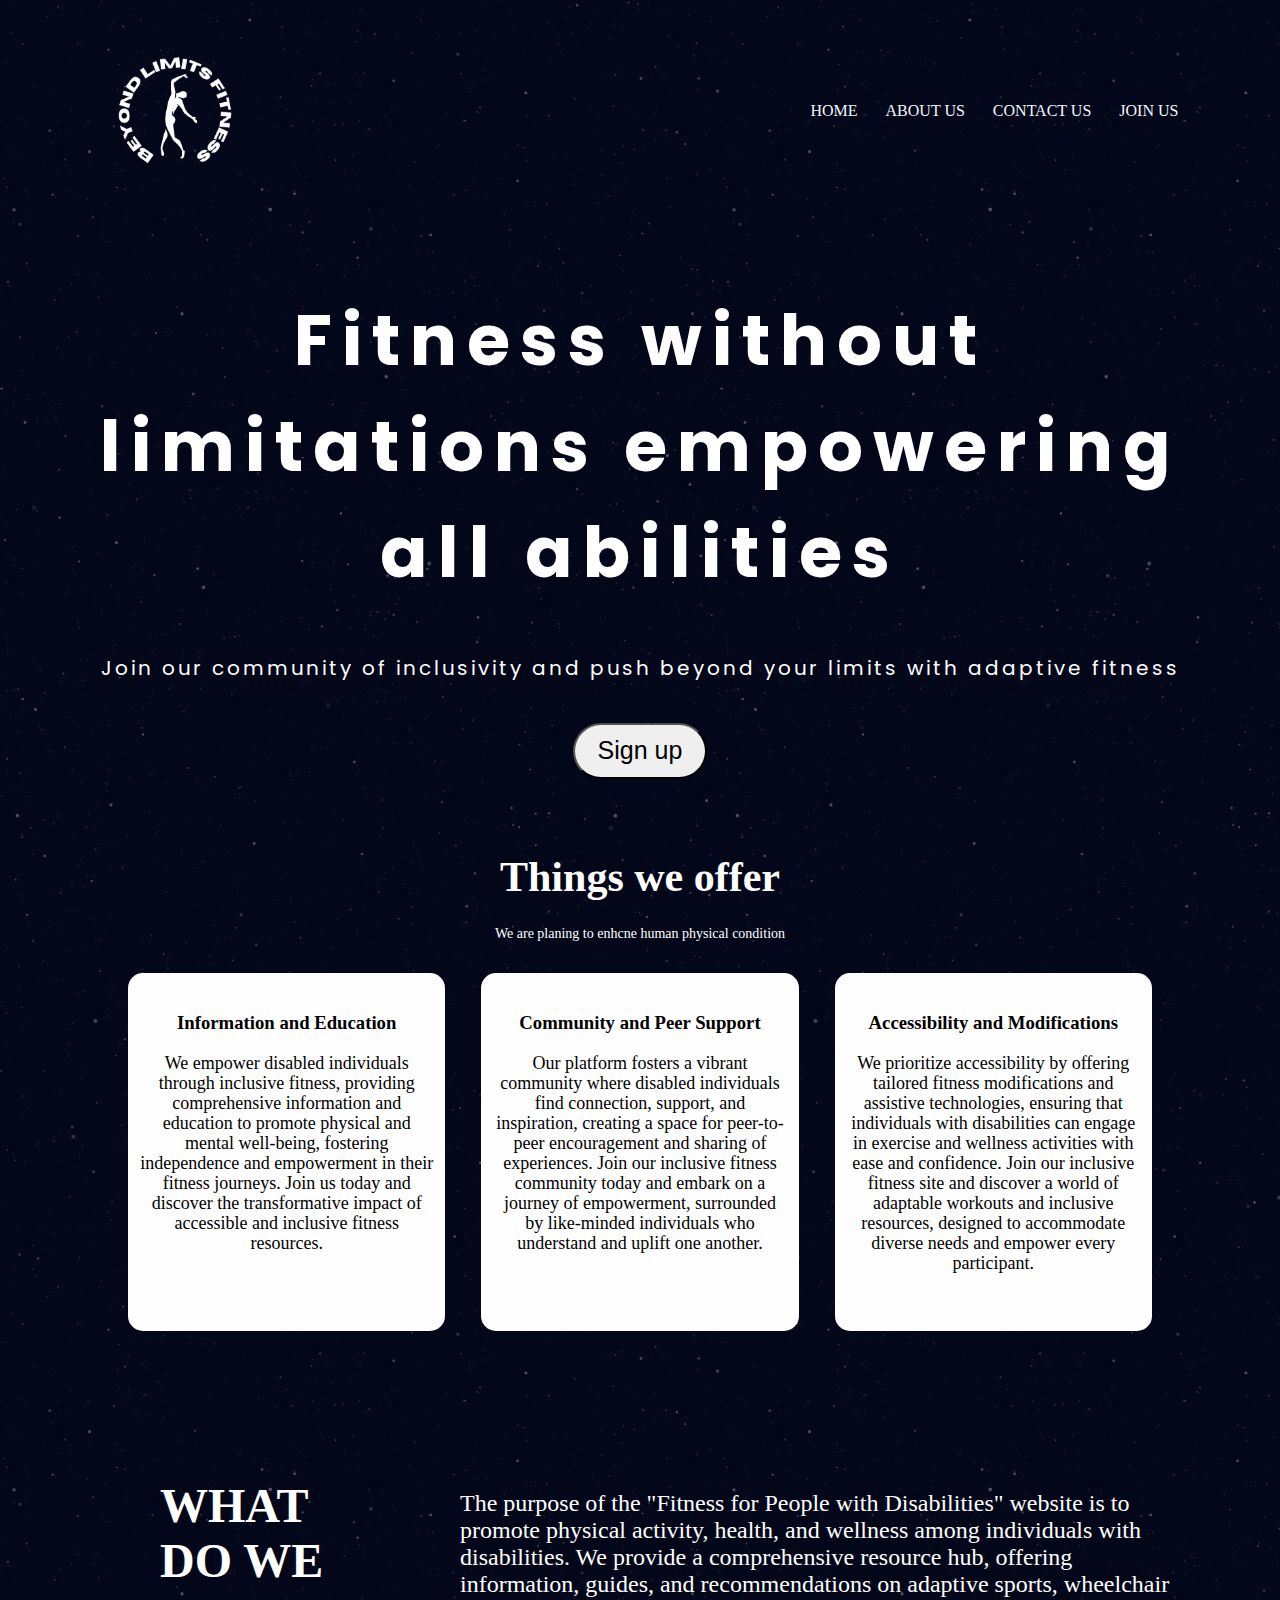
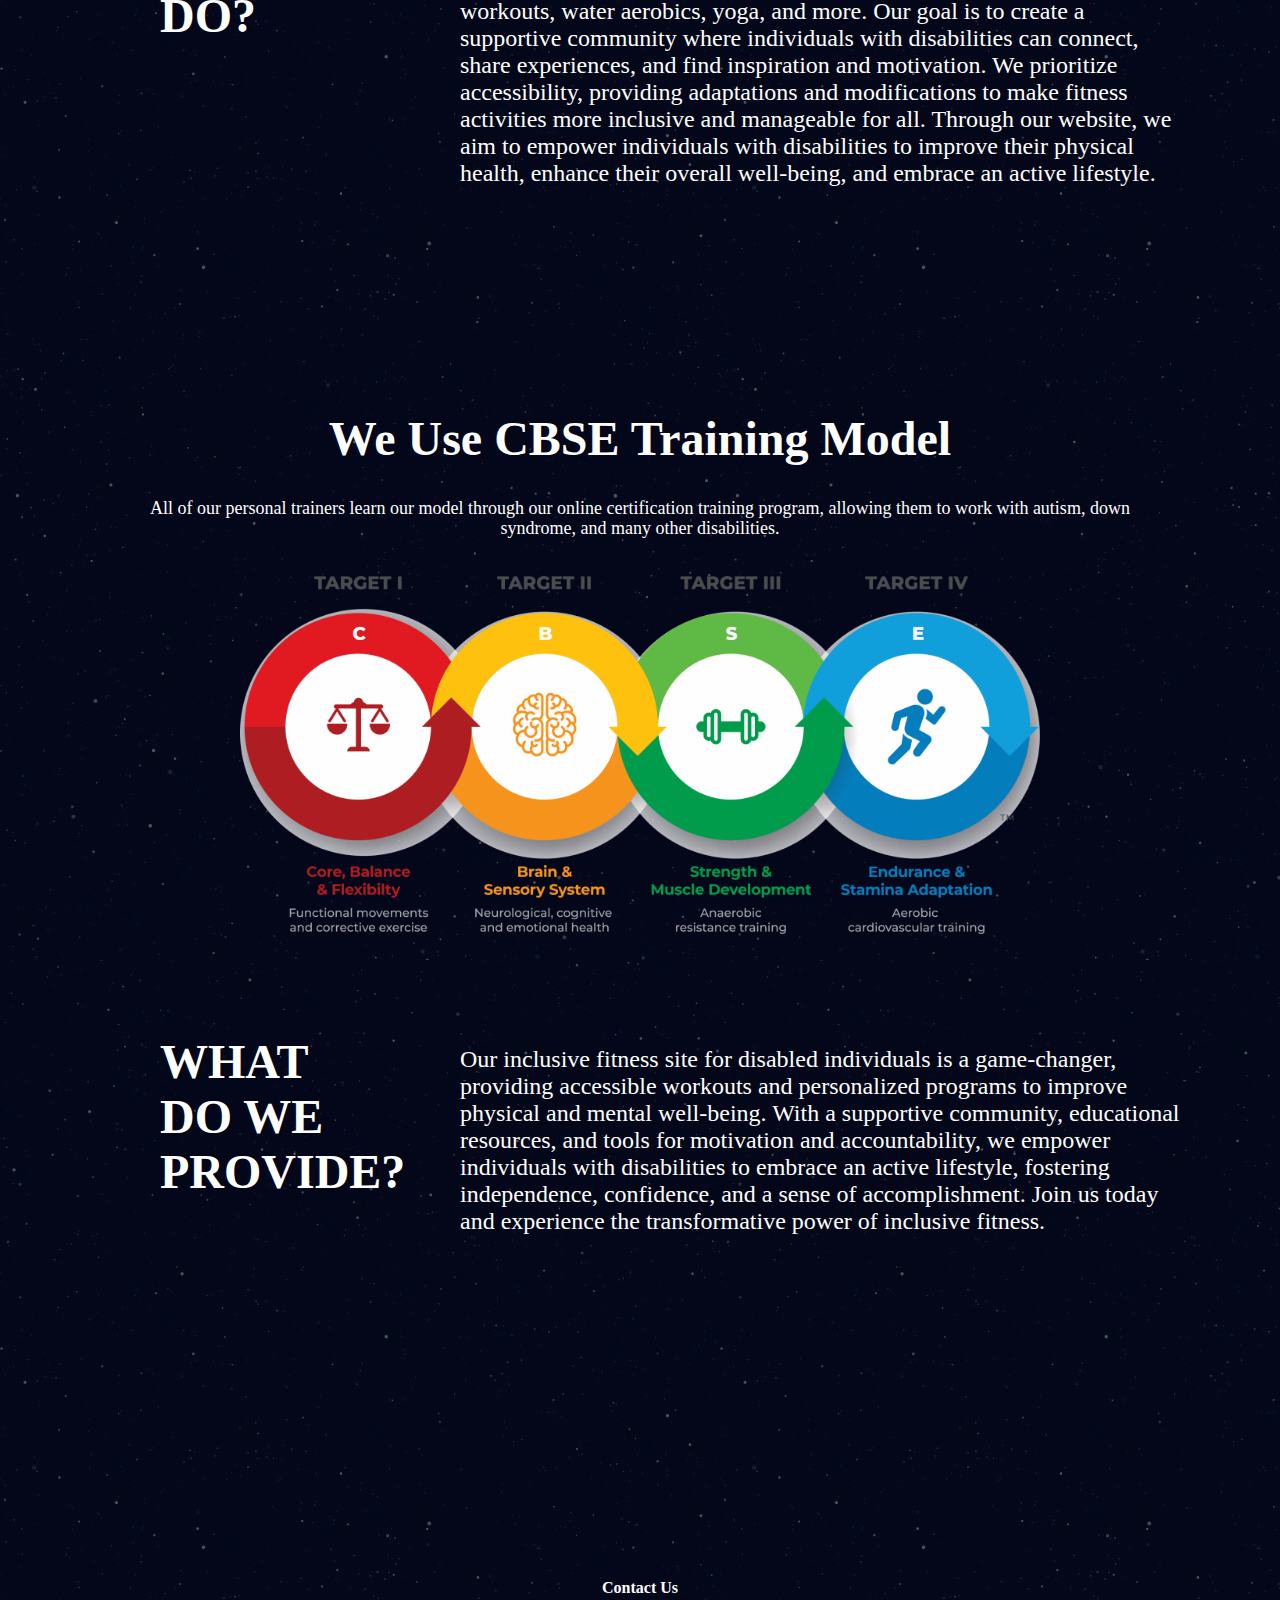
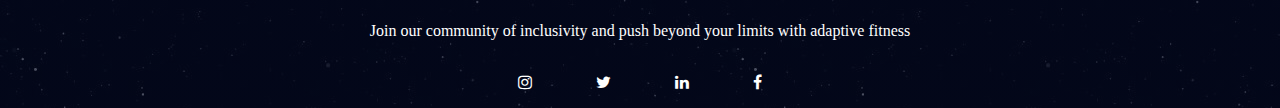
<file: website/index.html>
<!DOCTYPE html>
<html lang="en">
<head>
    <meta charset="UTF-8">
    <meta http-equiv="X-UA-Compatible" content="IE=edge">
    <meta name="viewport" content="width=device-width, initial-scale=1.0">
    <link rel="preconnect" href="https://fonts.googleapis.com">
    <link rel="preconnect" href="https://fonts.googleapis.com">
    <link rel="preconnect" href="https://fonts.gstatic.com" crossorigin>
    <link href="https://fonts.googleapis.com/css2?family=Poppins:wght@100;600&display=swap" rel="stylesheet">
    <link rel="stylesheet" href="https://cdnjs.cloudflare.com/ajax/libs/font-awesome/4.7.0/css/font-awesome.min.css">
    <link rel="stylesheet" href="https://cdnjs.cloudflare.com/ajax/libs/font-awesome/4.7.0/css/font-awesome.min.css">
    <link rel="stylesheet" href="styles.css">
    <title>Beyond Limits Fitness</title>
</head>
<body>
   <section class="header">
        <nav>
            <a href="index.html"><img src="Logo-removebg-preview.png"></a>
            <div class="nav-links">
                
                <ul>
                    <li><a href="index.html">HOME</a></li>
                    <li><a href="About.html">ABOUT US</a></li>
                    <li><a href="contactus.html">CONTACT US</a></li>
                    <li><a href="joinus.html">JOIN US</a></li>
                </ul>
            </div>
           
        </nav>


    

   </section>
    <div class="text-box">
    <h1>Fitness without limitations empowering all abilities</h1>
    <p>Join our community of inclusivity and push beyond your limits with adaptive fitness</p>
    <button><a href="signup.html">Sign up</a></button>
    </div>


    <section class="course">

            <h1>Things we offer</h1>
            <p>We are planing to enhcne human physical condition</p>

        <div class="row">

            <div class="course-col">
                <h3>Information and Education</h3>
                <p>We empower disabled individuals through inclusive fitness, providing comprehensive information and education to promote physical and mental well-being, fostering independence and empowerment in their fitness journeys. Join us today and discover the transformative impact of accessible and inclusive fitness resources.</p>
            </div>

            <div class="course-col">
                <h3>Community and Peer Support</h3>
                <p>Our platform fosters a vibrant community where disabled individuals find connection, support, and inspiration, creating a space for peer-to-peer encouragement and sharing of experiences. Join our inclusive fitness community today and embark on a journey of empowerment, surrounded by like-minded individuals who understand and uplift one another.




                </p>
            </div>

            <div class="course-col">
                <h3>Accessibility and Modifications</h3>
                <p>We prioritize accessibility by offering tailored fitness modifications and assistive technologies, ensuring that individuals with disabilities can engage in exercise and wellness activities with ease and confidence. Join our inclusive fitness site and discover a world of adaptable workouts and inclusive resources, designed to accommodate diverse needs and empower every participant.</p>
            </div>



        </div>


    </section>


    <section class="whoweare">
        <div class="rowwhoweare">

            
            <div class="colwho">
                <h1>WHAT DO WE DO?</h1>
            </div>

            <div class="colwho">
                <p>The purpose of the "Fitness for People with Disabilities" website is to promote physical activity, health, and wellness among individuals with disabilities. We provide a comprehensive resource hub, offering information, guides, and recommendations on adaptive sports, wheelchair workouts, water aerobics, yoga, and more. Our goal is to create a supportive community where individuals with disabilities can connect, share experiences, and find inspiration and motivation. We prioritize accessibility, providing adaptations and modifications to make fitness activities more inclusive and manageable for all. Through our website, we aim to empower individuals with disabilities to improve their physical health, enhance their overall well-being, and embrace an active lifestyle.</p>
            </div>
        </div>
            
    </section>

   .

    
    <section class="cbse">

        <h1>We Use CBSE Training Model</h1>
        <p>All of our personal trainers learn our model through our online certification training program, allowing them to work with autism, down syndrome, and many other disabilities.</p>
        <img src="cbse.png">

    </section>

    <section class="whoweare">
        <div class="rowwhoweare">

            
            <div class="colwho">
                <h1>WHAT DO WE PROVIDE?</h1>
            </div>

            <div class="colwho">
                <P>
                    Our inclusive fitness site for disabled individuals is a game-changer, providing accessible workouts and personalized programs to improve physical and mental well-being. With a supportive community, educational resources, and tools for motivation and accountability, we empower individuals with disabilities to embrace an active lifestyle, fostering independence, confidence, and a sense of accomplishment. Join us today and experience the transformative power of inclusive fitness.</P>
            </div>
        </div>
            
    </section>


  

    <section class="footer">
            <h4>Contact Us</h4>
            <P>Join our community of inclusivity and push beyond your limits with adaptive fitness</P>
            <div class="icons">
            
            <i class="fa fa-instagram" aria-hidden="true"></i>
            <i class="fa fa-twitter" aria-hidden="true"></i>
            <i class="fa fa-linkedin" aria-hidden="true"></i>
            <i class="fa fa-facebook" aria-hidden="true"></i>
            </div>


    </section>


    

</body>
</html>
</file>
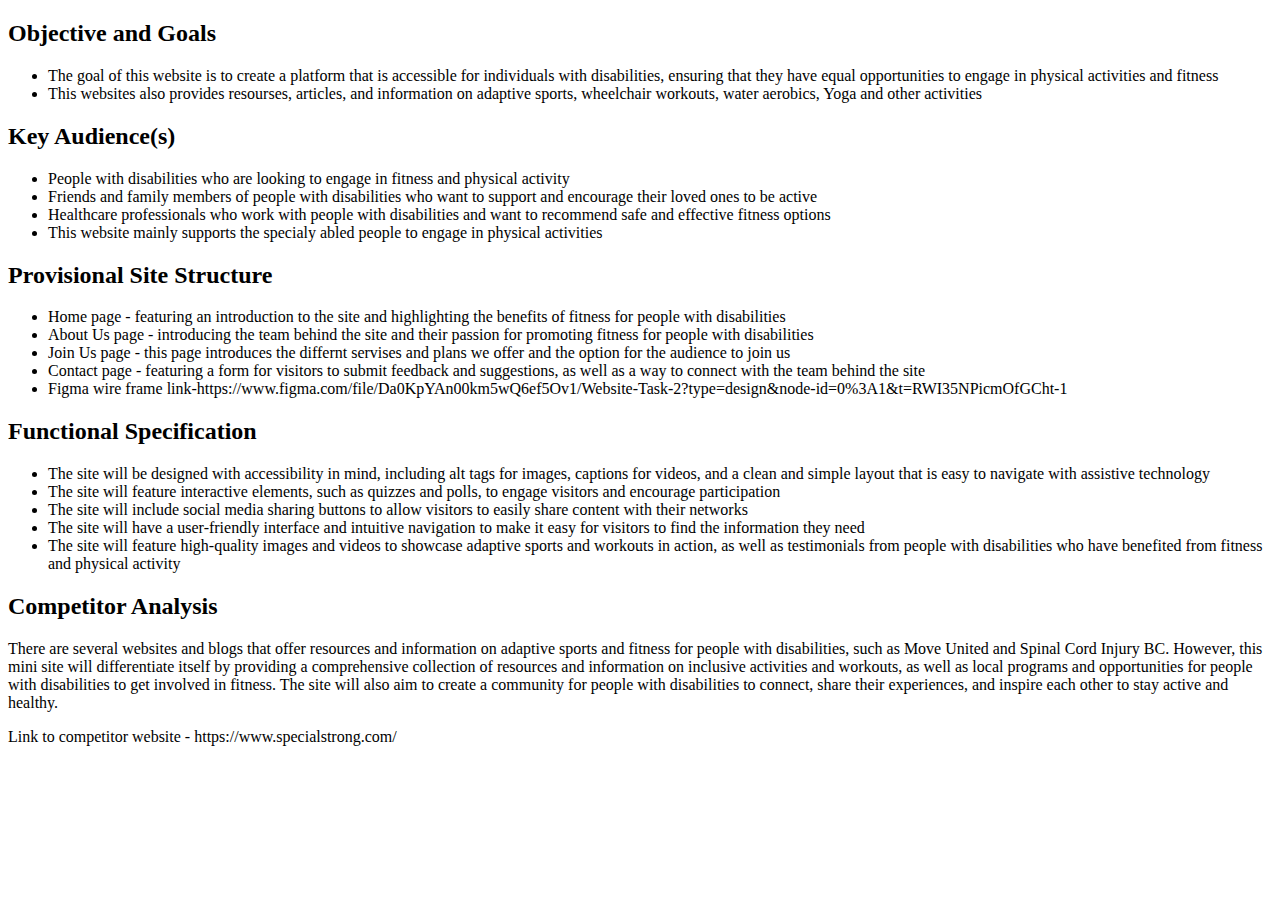
<file: stu142444_specifications.html>
<!DOCTYPE html>
<html lang="en">
<head>
    <meta charset="UTF-8">
    <meta http-equiv="X-UA-Compatible" content="IE=edge">
    <meta name="viewport" content="width=device-width, initial-scale=1.0">
    <title>Document</title>
</head>
<body>
<h2>Objective and Goals</h2>
<ul>
    <li>The goal of this website is to create a platform that is accessible for individuals with disabilities, ensuring that they have equal opportunities to engage in physical activities and fitness</li>
	<li>This websites also provides resourses, articles, and information on adaptive sports, wheelchair workouts, water aerobics, Yoga and other activities</li>
</ul>

<h2>Key Audience(s)</h2>
<ul>
	<li>People with disabilities who are looking to engage in fitness and physical activity</li>
	<li>Friends and family members of people with disabilities who want to support and encourage their loved ones to be active</li>
	<li>Healthcare professionals who work with people with disabilities and want to recommend safe and effective fitness options</li>
    <li>This website mainly supports the specialy abled people to engage in physical activities </li>
</ul>

<h2>Provisional Site Structure</h2>
<ul>
	<li>Home page - featuring an introduction to the site and highlighting the benefits of fitness for people with disabilities</li>
	<li>About Us page - introducing the team behind the site and their passion for promoting fitness for people with disabilities</li>
	<li>Join Us page - this page introduces the differnt servises and plans we  offer and the option for the audience to join us </li>
	<li>Contact page - featuring a form for visitors to submit feedback and suggestions, as well as a way to connect with the team behind the site</li>
	<li>Figma wire frame link-https://www.figma.com/file/Da0KpYAn00km5wQ6ef5Ov1/Website-Task-2?type=design&node-id=0%3A1&t=RWI35NPicmOfGCht-1</li>
</ul>

<h2>Functional Specification</h2>
<ul>
	<li>The site will be designed with accessibility in mind, including alt tags for images, captions for videos, and a clean and simple layout that is easy to navigate with assistive technology</li>
	<li>The site will feature interactive elements, such as quizzes and polls, to engage visitors and encourage participation</li>
	<li>The site will include social media sharing buttons to allow visitors to easily share content with their networks</li>
	<li>The site will have a user-friendly interface and intuitive navigation to make it easy for visitors to find the information they need</li>
	<li>The site will feature high-quality images and videos to showcase adaptive sports and workouts in action, as well as testimonials from people with disabilities who have benefited from fitness and physical activity</li>
</ul>

<h2>Competitor Analysis</h2>
<p>There are several websites and blogs that offer resources and information on adaptive sports and fitness for people with disabilities, such as Move United and Spinal Cord Injury BC. However, this mini site will differentiate itself by providing a comprehensive collection of resources and information on inclusive activities and workouts, as well as local programs and opportunities for people with disabilities to get involved in fitness. The site will also aim to create a community for people with disabilities to connect, share their experiences, and inspire each other to stay active and healthy.</p>
<p>Link to competitor website - https://www.specialstrong.com/</p>
</body>
</html>
</file>
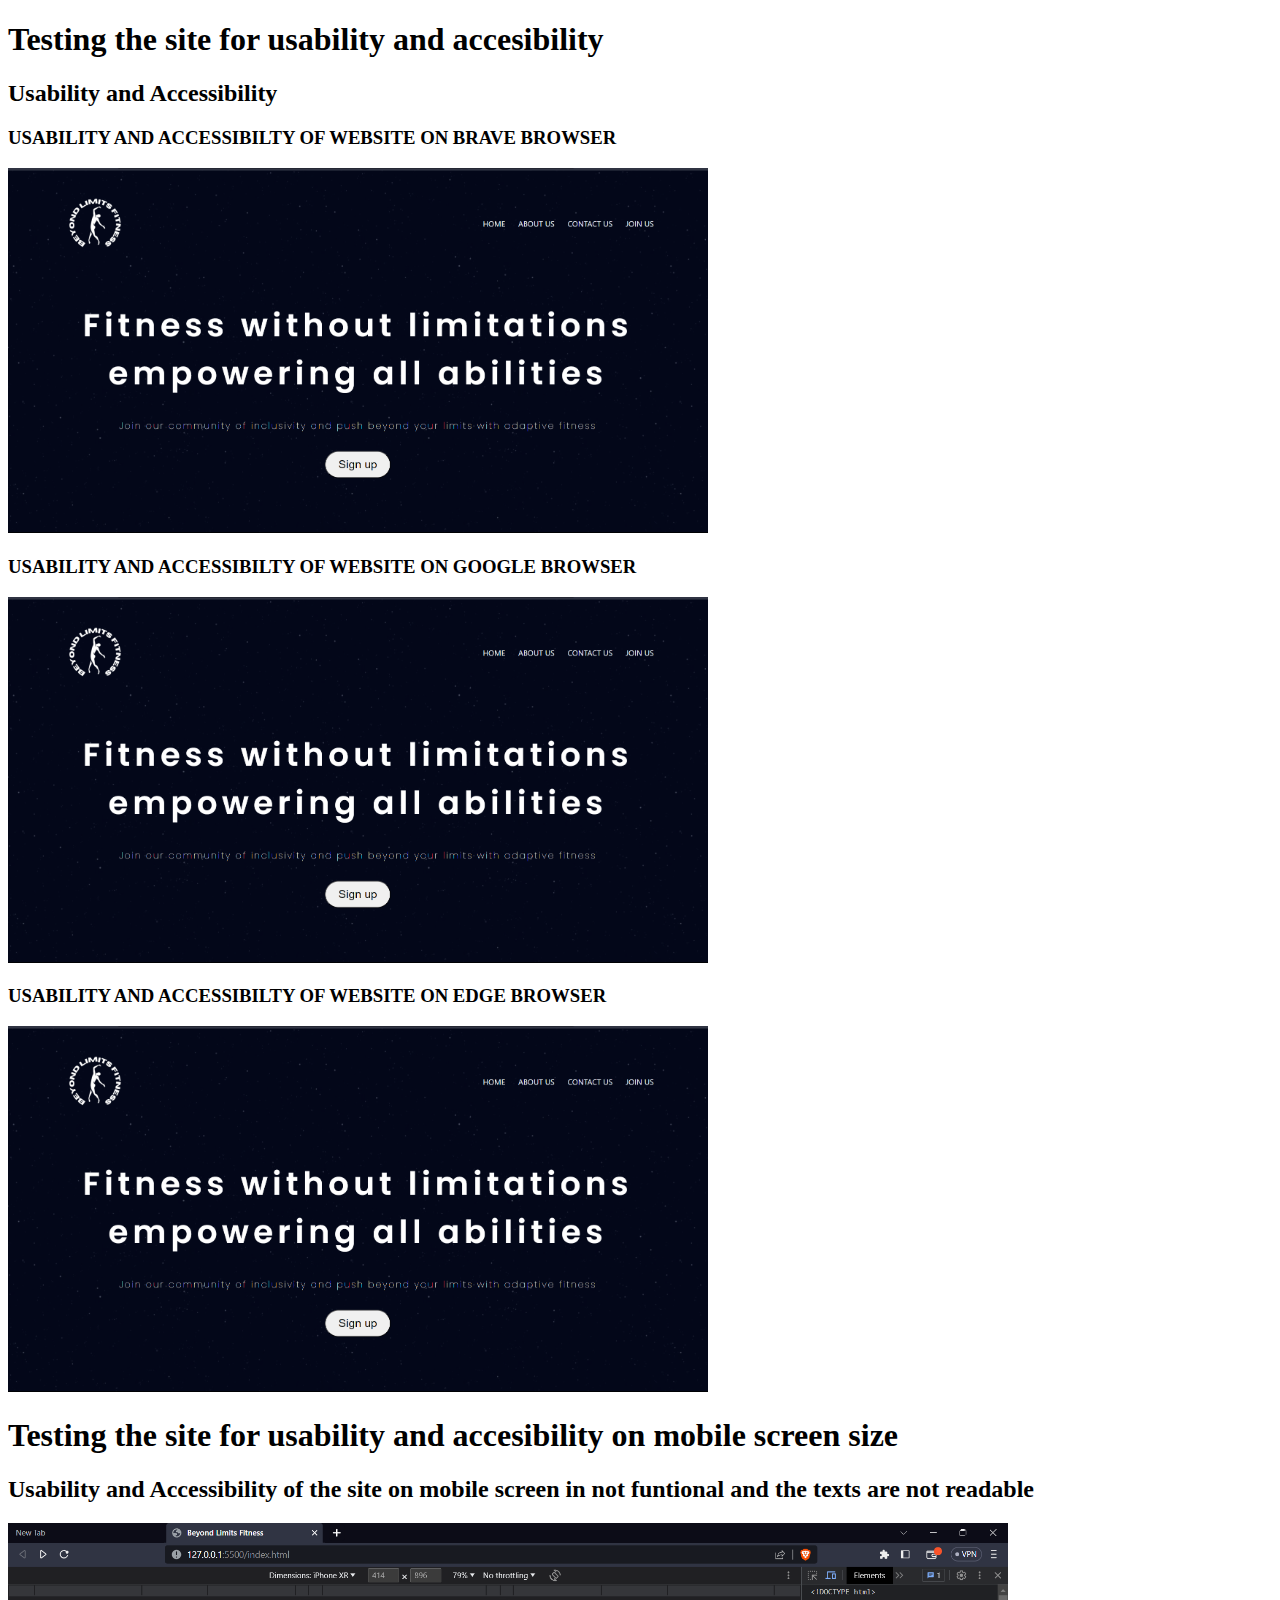
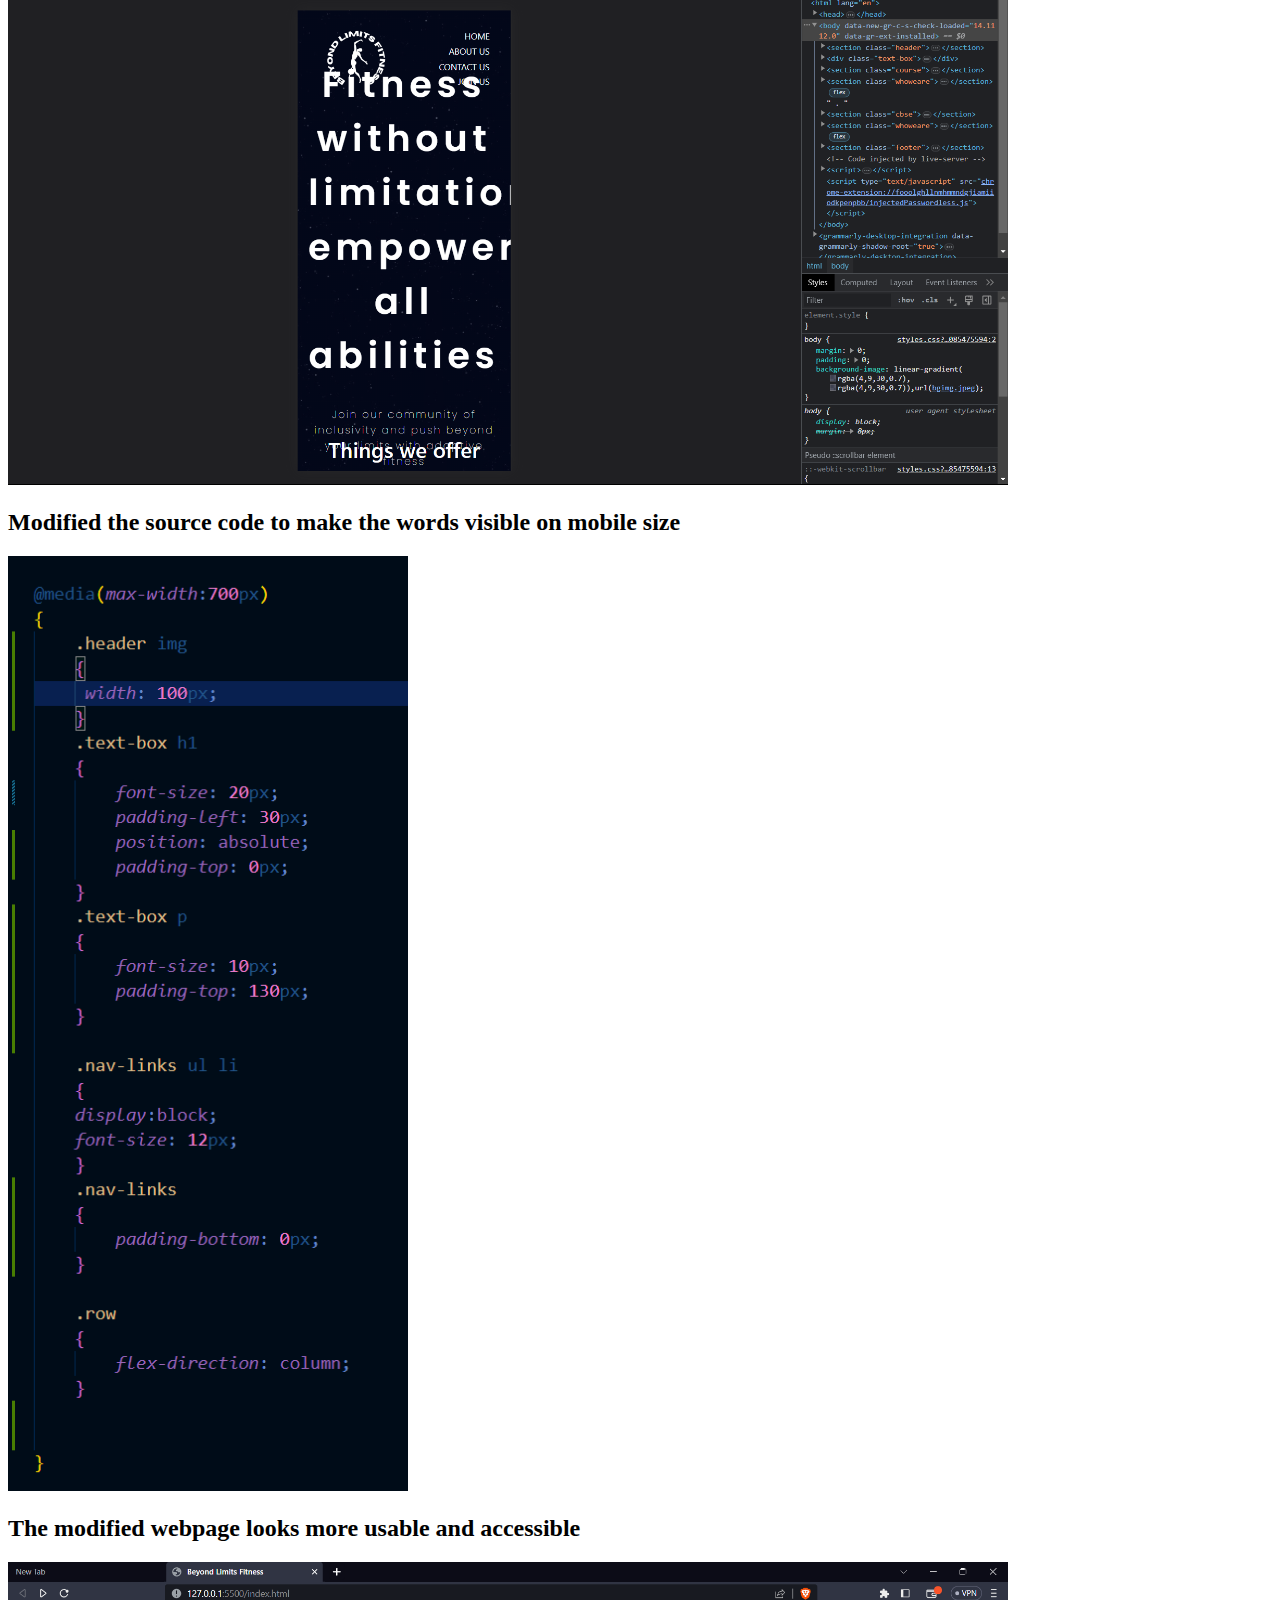
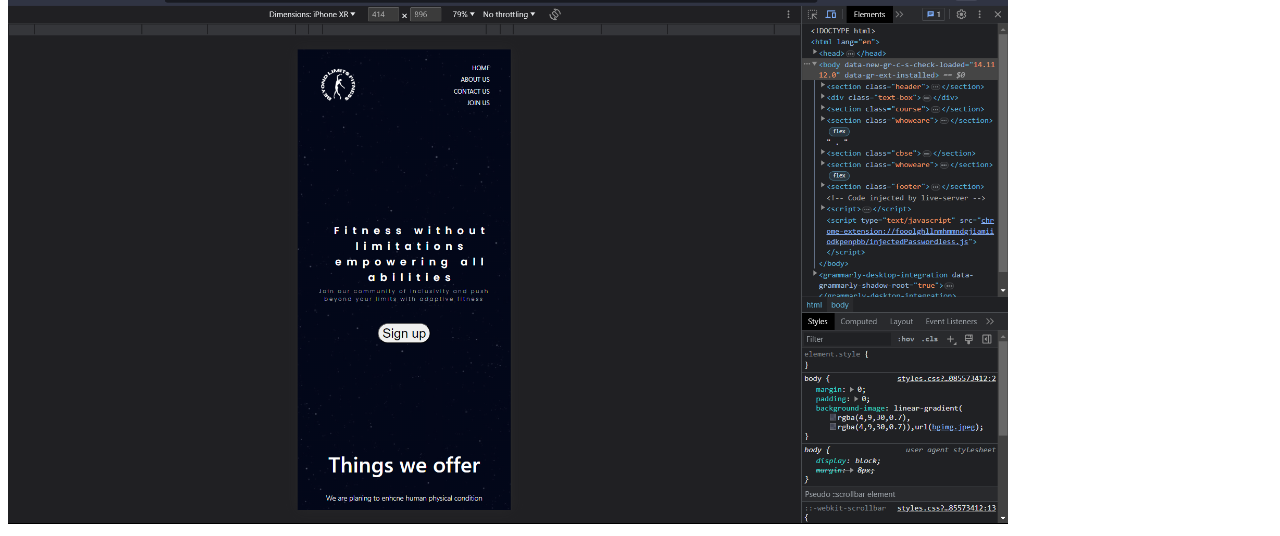
<file: stu142444_testing.html>
<!DOCTYPE html>
<html lang="en">
<head>
    <meta charset="UTF-8">
    <meta name="viewport" content="width=device-width, initial-scale=1.0">
    <title>Testing</title>
    
</head>
<body>
    
    </style>
    <h1>Testing the site for usability and accesibility</h1>
    <H2>Usability and Accessibility</H2>
    <h3>USABILITY AND ACCESSIBILTY OF WEBSITE ON BRAVE BROWSER </h3>
    <img src="Screenshot 2023-06-21 042539.png" alt="" style="width:700px;">

    <h3>USABILITY AND ACCESSIBILTY OF WEBSITE ON GOOGLE BROWSER </h3>
    <img src="Screenshot 2023-06-21 042539.png" alt=""style="width:700px;">

    <h3>USABILITY AND ACCESSIBILTY OF WEBSITE ON EDGE BROWSER </h3>
    <img src="Screenshot 2023-06-21 042539.png" alt=""style="width:700px;">

    <h1>Testing the site for usability and accesibility on mobile screen size</h1>
    <H2>Usability and Accessibility of the site on mobile screen in not funtional and the texts are not readable</H2>
    <img src="testing1.png" alt=""style="width:1000px;">

    <h2>Modified the source code to make the words visible on mobile size</h2>
    <img src="testing1code.png" alt=""style="width:400px;">

    <h2>The modified webpage looks more usable and accessible</h2>
    <img src="testing1after.png" alt=""style="width:1000px;">
   
    
</body>
</html>
</file>
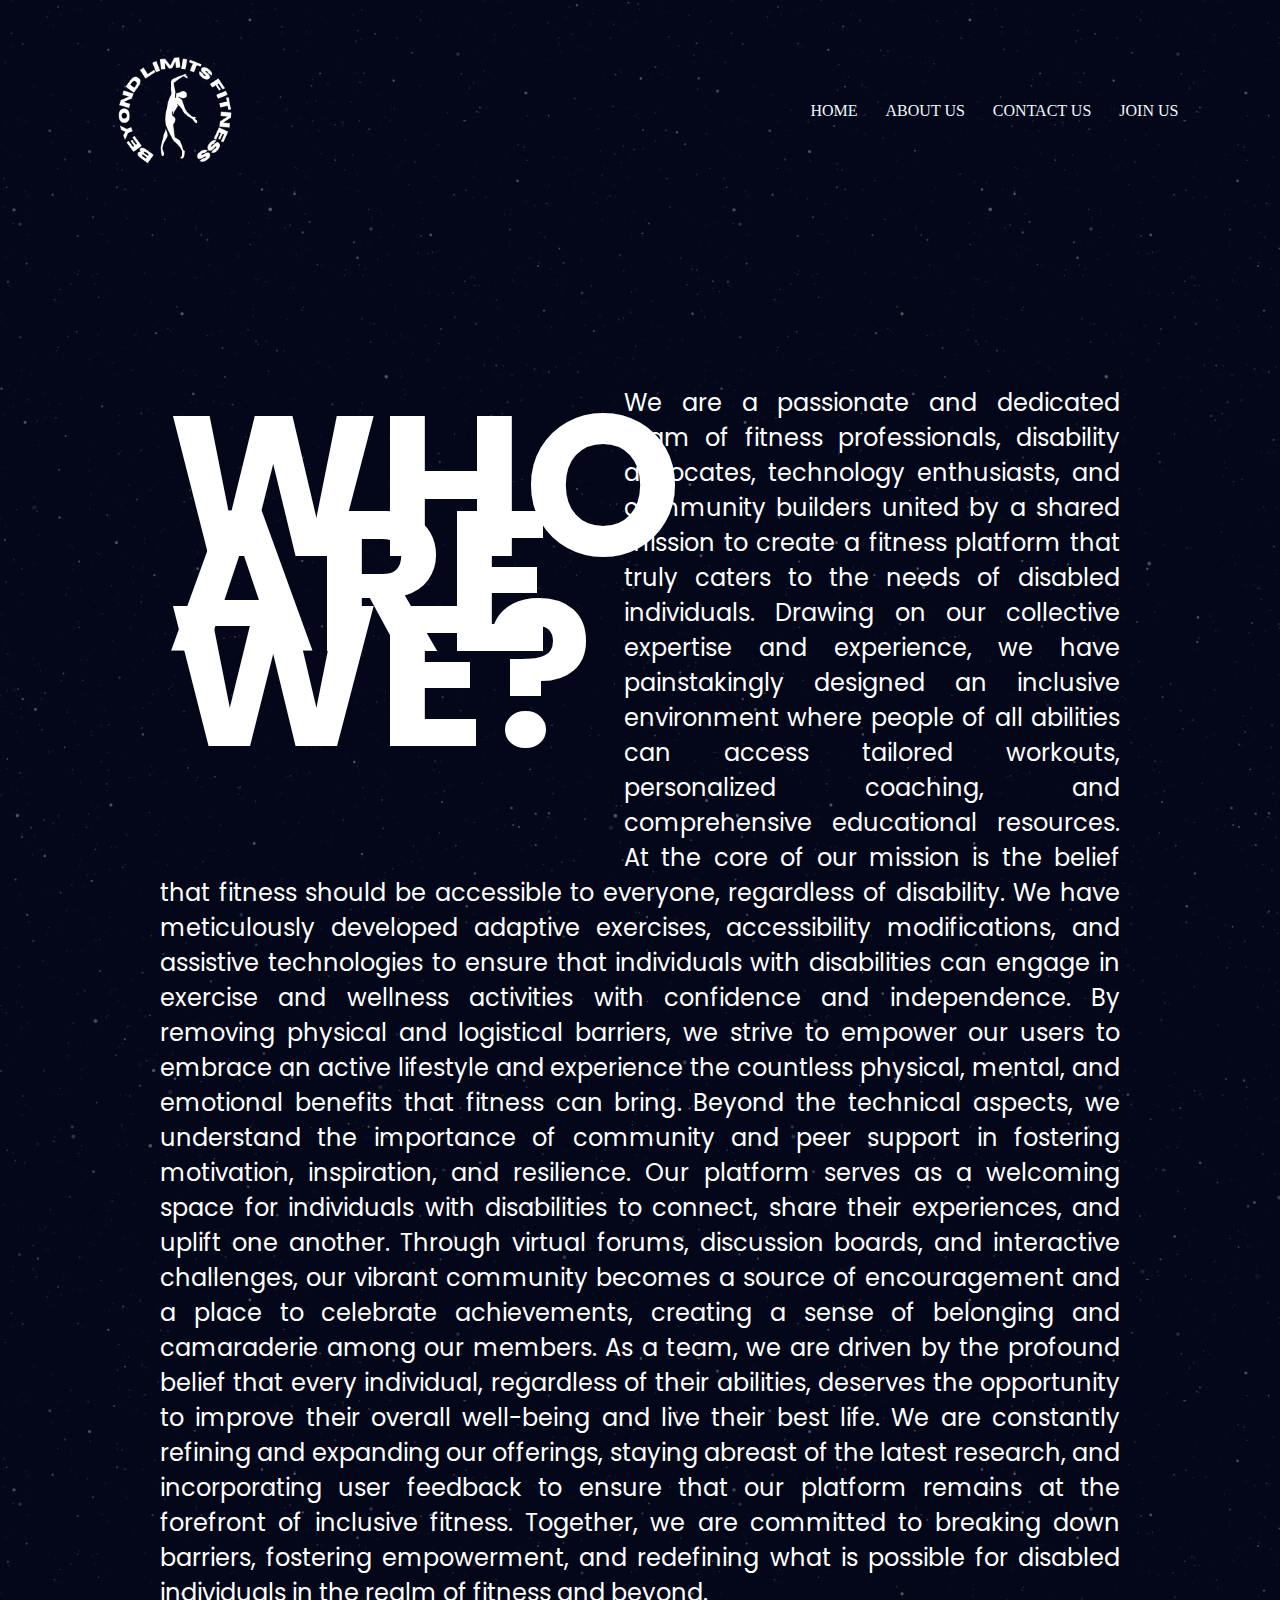
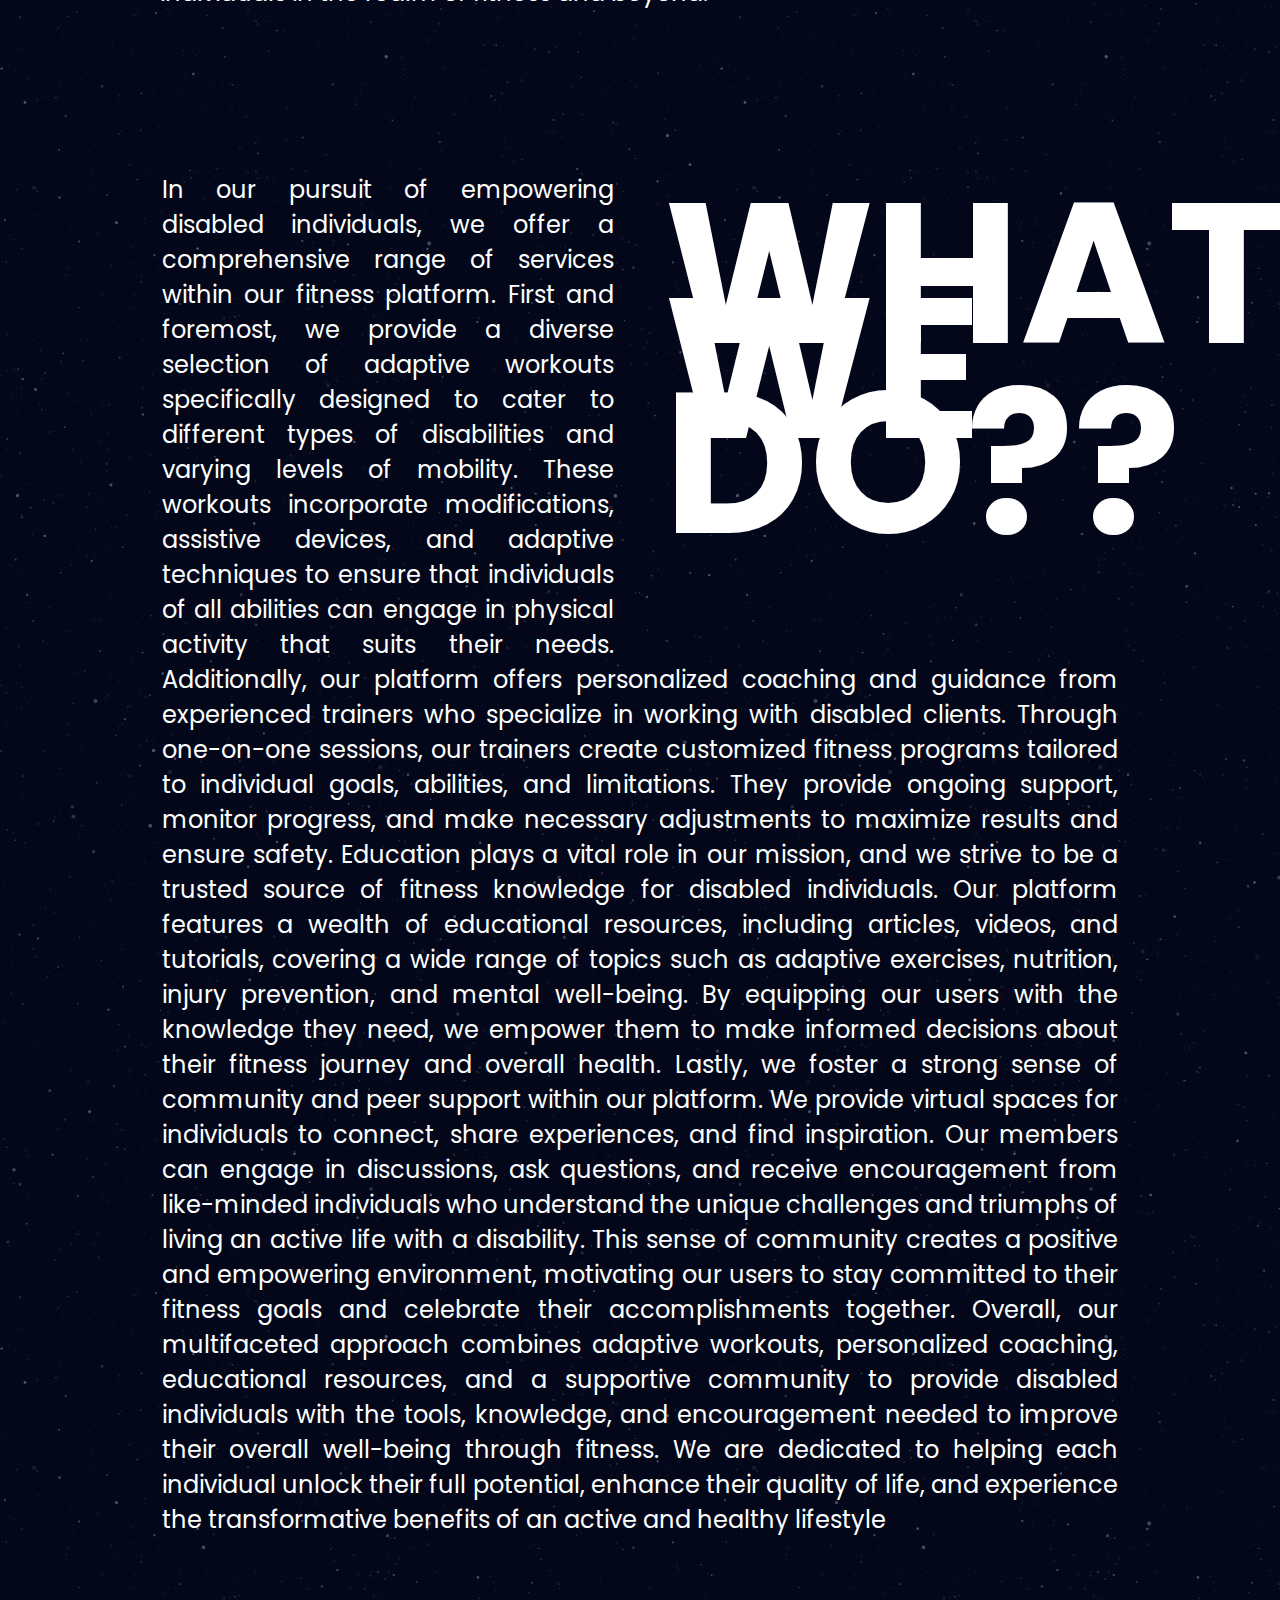
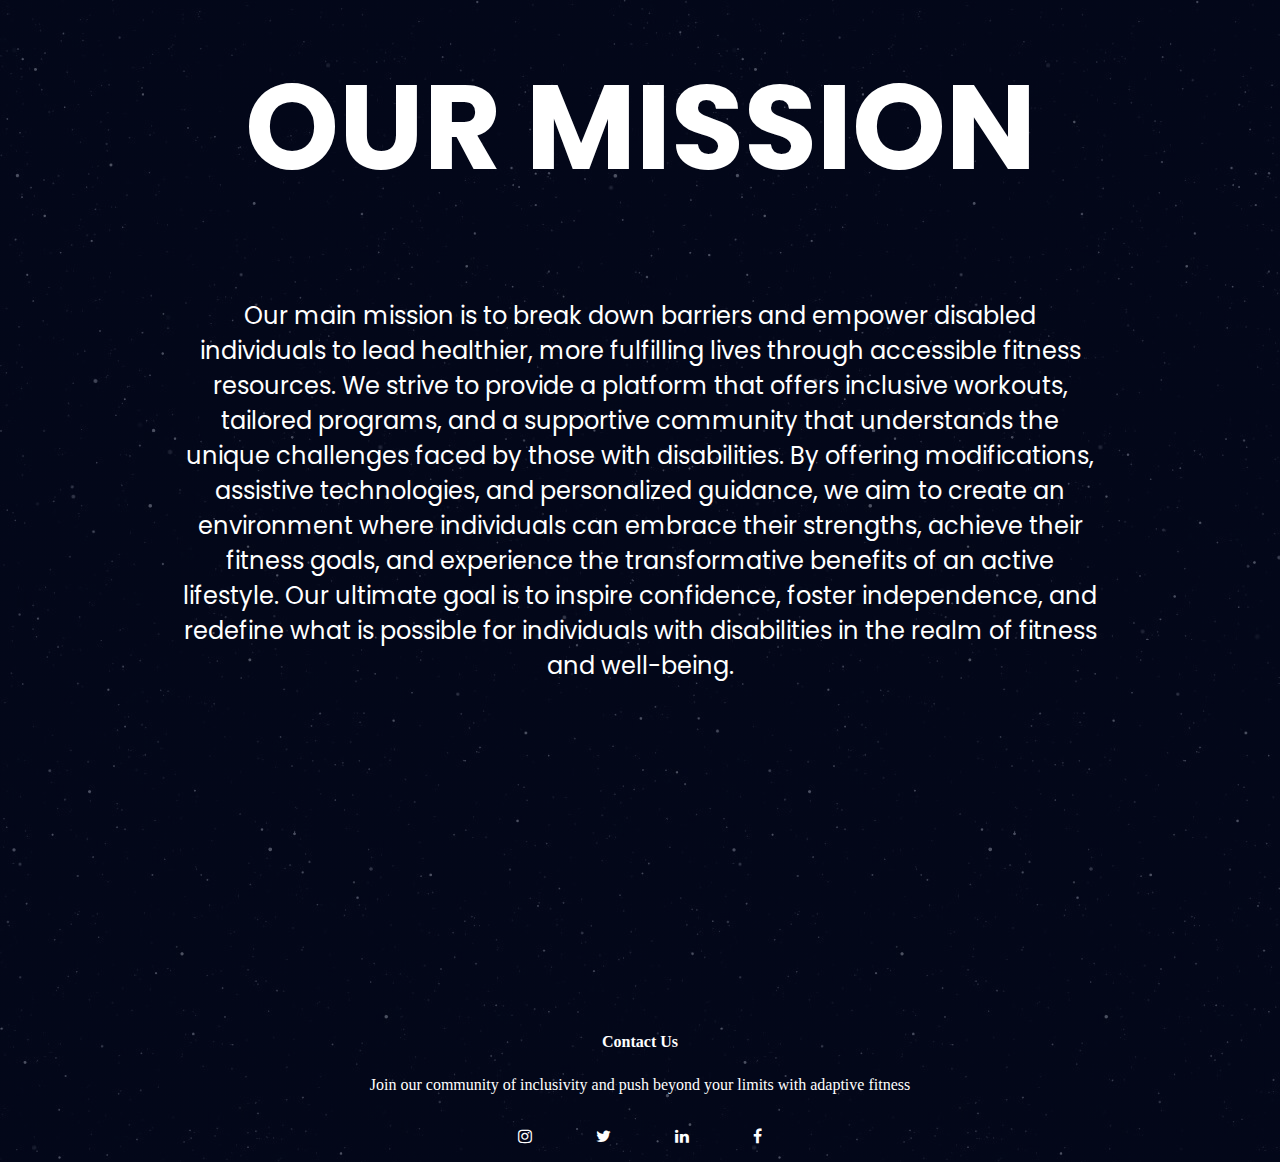
<file: website/About.html>
<!DOCTYPE html>
<html lang="en">
<head>
    <meta charset="UTF-8">
    <meta http-equiv="X-UA-Compatible" content="IE=edge">
    <meta name="viewport" content="width=device-width, initial-scale=1.0">
    <link rel="preconnect" href="https://fonts.googleapis.com">
    <link rel="preconnect" href="https://fonts.googleapis.com">
    <link rel="preconnect" href="https://fonts.gstatic.com" crossorigin>
    <link href="https://fonts.googleapis.com/css2?family=Poppins:wght@100;600&display=swap" rel="stylesheet">
    <link rel="stylesheet" href="https://cdnjs.cloudflare.com/ajax/libs/font-awesome/4.7.0/css/font-awesome.min.css">
    <link rel="stylesheet" href="https://cdnjs.cloudflare.com/ajax/libs/font-awesome/4.7.0/css/font-awesome.min.css">
    <link rel="stylesheet" href="styles.css">
    <title>Beyond Limits Fitness</title>
</head>
<body>
    <section class="header">
        <nav>
            <a href="index.html"><img src="Logo-removebg-preview.png"></a>
            <div class="nav-links">
                
                <ul>
                    <li><a href="http://127.0.0.1:5500/index.html">HOME</a></li>
                    <li><a href="http://127.0.0.1:5500/About.html">ABOUT US</a></li>
                    <li><a href="contactus.html">CONTACT US</a></li>
                    <li><a href="joinus.html">JOIN US</a></li>
                </ul>
            </div>
           
        </nav>



    <div class="bdytxt">

        <aside>
            <h1>WHO ARE WE?</h1>
        </aside>
    
        <p>We are a passionate and dedicated team of fitness professionals, disability advocates, technology enthusiasts, and community builders united by a shared mission to create a fitness platform that truly caters to the needs of disabled individuals. Drawing on our collective expertise and experience, we have painstakingly designed an inclusive environment where people of all abilities can access tailored workouts, personalized coaching, and comprehensive educational resources.
            At the core of our mission is the belief that fitness should be accessible to everyone, regardless of disability. We have meticulously developed adaptive exercises, accessibility modifications, and assistive technologies to ensure that individuals with disabilities can engage in exercise and wellness activities with confidence and independence. By removing physical and logistical barriers, we strive to empower our users to embrace an active lifestyle and experience the countless physical, mental, and emotional benefits that fitness can bring.       
            Beyond the technical aspects, we understand the importance of community and peer support in fostering motivation, inspiration, and resilience. Our platform serves as a welcoming space for individuals with disabilities to connect, share their experiences, and uplift one another. Through virtual forums, discussion boards, and interactive challenges, our vibrant community becomes a source of encouragement and a place to celebrate achievements, creating a sense of belonging and camaraderie among our members.           
            As a team, we are driven by the profound belief that every individual, regardless of their abilities, deserves the opportunity to improve their overall well-being and live their best life. We are constantly refining and expanding our offerings, staying abreast of the latest research, and incorporating user feedback to ensure that our platform remains at the forefront of inclusive fitness. Together, we are committed to breaking down barriers, fostering empowerment, and redefining what is possible for disabled individuals in the realm of fitness and beyond. </p>

       
    </div>

    <div class="bdytxt1">

        <aside>
            <h1>WHAT  WE DO??</h1>
        </aside>
    
        <p>
            In our pursuit of empowering disabled individuals, we offer a comprehensive range of services within our fitness platform. First and foremost, we provide a diverse selection of adaptive workouts specifically designed to cater to different types of disabilities and varying levels of mobility. These workouts incorporate modifications, assistive devices, and adaptive techniques to ensure that individuals of all abilities can engage in physical activity that suits their needs.      
            Additionally, our platform offers personalized coaching and guidance from experienced trainers who specialize in working with disabled clients. Through one-on-one sessions, our trainers create customized fitness programs tailored to individual goals, abilities, and limitations. They provide ongoing support, monitor progress, and make necessary adjustments to maximize results and ensure safety.        
            Education plays a vital role in our mission, and we strive to be a trusted source of fitness knowledge for disabled individuals. Our platform features a wealth of educational resources, including articles, videos, and tutorials, covering a wide range of topics such as adaptive exercises, nutrition, injury prevention, and mental well-being. By equipping our users with the knowledge they need, we empower them to make informed decisions about their fitness journey and overall health.          
            Lastly, we foster a strong sense of community and peer support within our platform. We provide virtual spaces for individuals to connect, share experiences, and find inspiration. Our members can engage in discussions, ask questions, and receive encouragement from like-minded individuals who understand the unique challenges and triumphs of living an active life with a disability. This sense of community creates a positive and empowering environment, motivating our users to stay committed to their fitness goals and celebrate their accomplishments together.
            Overall, our multifaceted approach combines adaptive workouts, personalized coaching, educational resources, and a supportive community to provide disabled individuals with the tools, knowledge, and encouragement needed to improve their overall well-being through fitness. We are dedicated to helping each individual unlock their full potential, enhance their quality of life, and experience the transformative benefits of an active and healthy lifestyle </p>

       
    </div>

    <div class="ourmission">

        <h1>OUR MISSION</h1>
        <p>Our main mission is to break down barriers and empower disabled individuals to lead healthier, more fulfilling lives through accessible fitness resources. We strive to provide a platform that offers inclusive workouts, tailored programs, and a supportive community that understands the unique challenges faced by those with disabilities. By offering modifications, assistive technologies, and personalized guidance, we aim to create an environment where individuals can embrace their strengths, achieve their fitness goals, and experience the transformative benefits of an active lifestyle. Our ultimate goal is to inspire confidence, foster independence, and redefine what is possible for individuals with disabilities in the realm of fitness and well-being.</p>
    </div>


    <section class="footer">
        <h4>Contact Us</h4>
        <P>Join our community of inclusivity and push beyond your limits with adaptive fitness</P>
        <div class="icons">
        
        <i class="fa fa-instagram" aria-hidden="true"></i>
        <i class="fa fa-twitter" aria-hidden="true"></i>
        <i class="fa fa-linkedin" aria-hidden="true"></i>
        <i class="fa fa-facebook" aria-hidden="true"></i>
        </div>


</section>

    
</body>
</html>
</file>
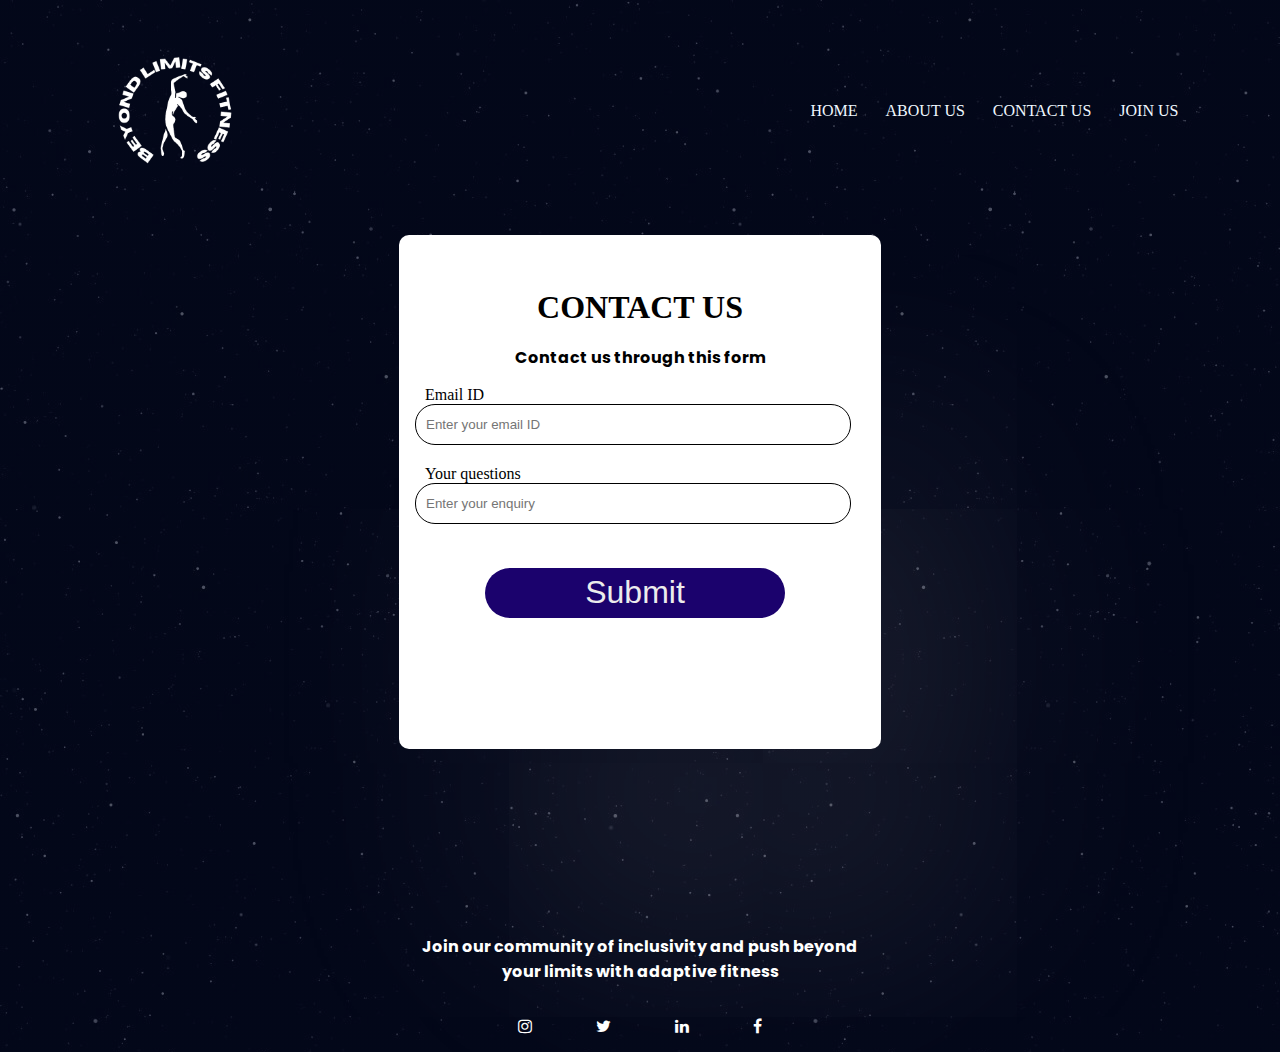
<file: website/contactus.html>
<!DOCTYPE html>
<html lang="en">
<head>
    <meta charset="UTF-8">
    <meta name="viewport" content="width=device-width, initial-scale=1.0">
    <meta name="viewport" content="width=device-width, initial-scale=1.0">
    <link rel="preconnect" href="https://fonts.googleapis.com">
    <link rel="preconnect" href="https://fonts.googleapis.com">
    <link rel="preconnect" href="https://fonts.gstatic.com" crossorigin>
    <link href="https://fonts.googleapis.com/css2?family=Poppins:wght@100;600&display=swap" rel="stylesheet">
    <link rel="stylesheet" href="https://cdnjs.cloudflare.com/ajax/libs/font-awesome/4.7.0/css/font-awesome.min.css">
    <link rel="stylesheet" href="https://cdnjs.cloudflare.com/ajax/libs/font-awesome/4.7.0/css/font-awesome.min.css">
    <link rel="stylesheet" href="styles.css">
    <title>Beyond Limits Fitness</title>
</head>
<body>
    <section class="header">
        <nav>
            <a href="index.html"><img src="Logo-removebg-preview.png"></a>
            <div class="nav-links">
                
                <ul>
                    <li><a href="index.html">HOME</a></li>
                    <li><a href="About.html">ABOUT US</a></li>
                    <li><a href="contactus.html">CONTACT US</a></li>
                    <li><a href="joinus.html">JOIN US</a></li>
                </ul>
            </div>
           
        </nav>
   </section>



   <div class="wrapper2">
    <h1>CONTACT US</h1>
    <p>Contact us through this form</p>
    <form action="https://formspree.io/f/xknadqnz" method="POST">
    <label for="email">Email ID</label>
    <input type="text" id="email"  name="email" placeholder="Enter your email ID">
    
    <label for="q">Your questions</label>
    <input type="text" id="q" name="q" placeholder="Enter your enquiry">

    
         
        <button type="submit">Submit</button>
    </form>

















   <section class="footer">
   
    <P>Join our community of inclusivity and push beyond your limits with adaptive fitness</P>
    <div class="icons">
    
    <i class="fa fa-instagram" aria-hidden="true"></i>
    <i class="fa fa-twitter" aria-hidden="true"></i>
    <i class="fa fa-linkedin" aria-hidden="true"></i>
    <i class="fa fa-facebook" aria-hidden="true"></i>
    </div>


   </section>
    
</body>
</html>
</file>
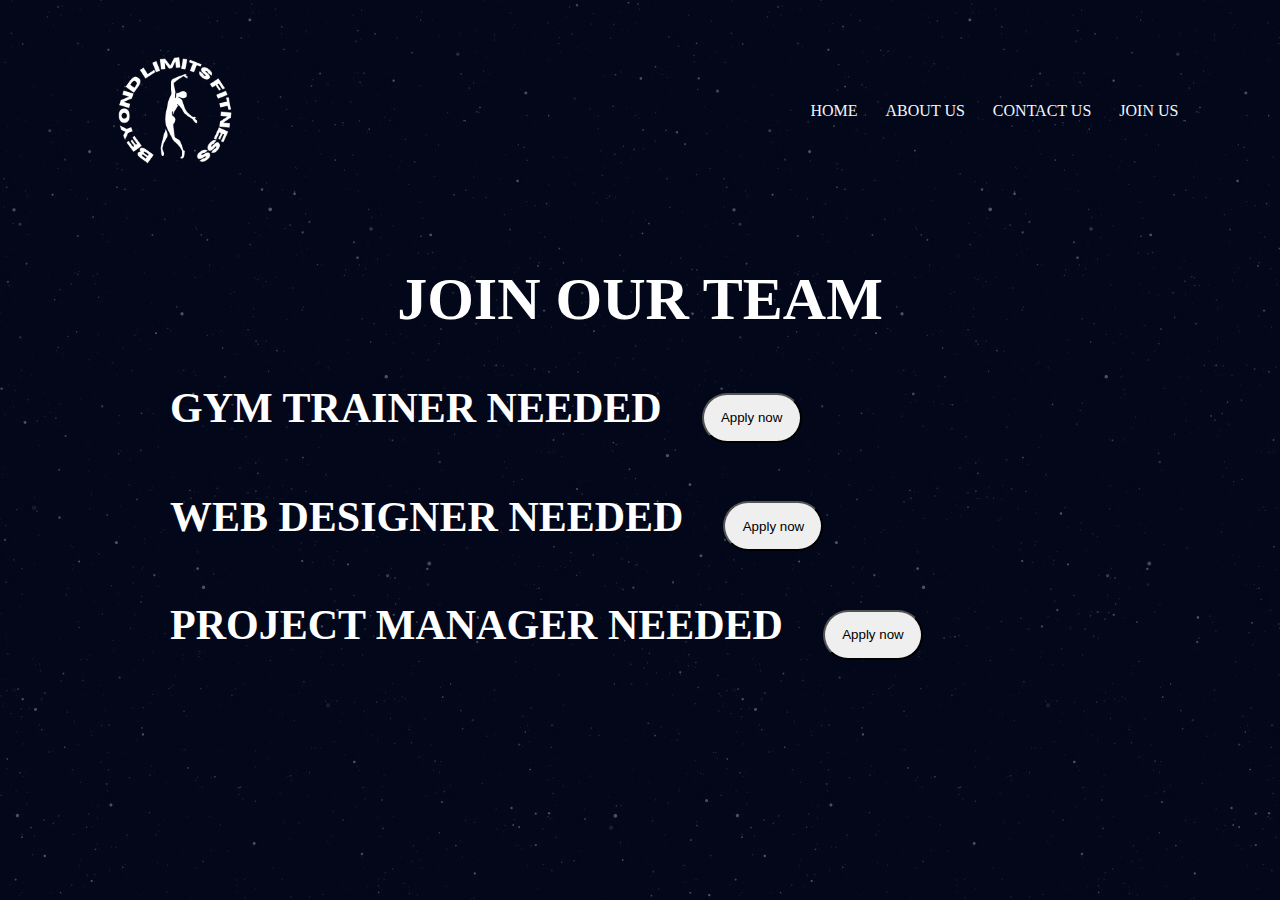
<file: website/joinus.html>
<!DOCTYPE html>
<html lang="en">
<head>
    <meta charset="UTF-8">
    <meta name="viewport" content="width=device-width, initial-scale=1.0">
    <link rel="preconnect" href="https://fonts.googleapis.com">
    <link rel="preconnect" href="https://fonts.googleapis.com">
    <link rel="preconnect" href="https://fonts.gstatic.com" crossorigin>
    <link href="https://fonts.googleapis.com/css2?family=Poppins:wght@100;600&display=swap" rel="stylesheet">
    <link rel="stylesheet" href="https://cdnjs.cloudflare.com/ajax/libs/font-awesome/4.7.0/css/font-awesome.min.css">
    <link rel="stylesheet" href="https://cdnjs.cloudflare.com/ajax/libs/font-awesome/4.7.0/css/font-awesome.min.css">
    <link rel="stylesheet" href="styles.css">
    <title>Beyond Limits Fitness</title>
</head>
<body>
    <section class="header">
        <nav>
            <a href="index.html"><img src="Logo-removebg-preview.png"></a>
            <div class="nav-links">
                
                <ul>
                    <li><a href="http://127.0.0.1:5500/index.html">HOME</a></li>
                    <li><a href="http://127.0.0.1:5500/About.html">ABOUT US</a></li>
                    <li><a href="contactus.html">CONTACT US</a></li>
                    <li><a href="joinus.html">JOIN US</a></li>
                </ul>
            </div>
           
        </nav>
   </section>


   <div class="main">
    <H1>JOIN OUR TEAM</H1>

    <div class="jobs">
        <h2>GYM TRAINER NEEDED<BUtton><a href="JOINUSFORM.HTML">Apply now</a></BUtton></h2> 
        <h2>WEB DESIGNER NEEDED<BUtton><a href="JOINUSFORM.HTML">Apply now</a></BUtton></h2> 
        <h2>PROJECT MANAGER NEEDED<BUtton><a href="JOINUSFORM.HTML">Apply now</a></BUtton></h2> 
    </div>
   </div>
    
</body>
</html>
</file>
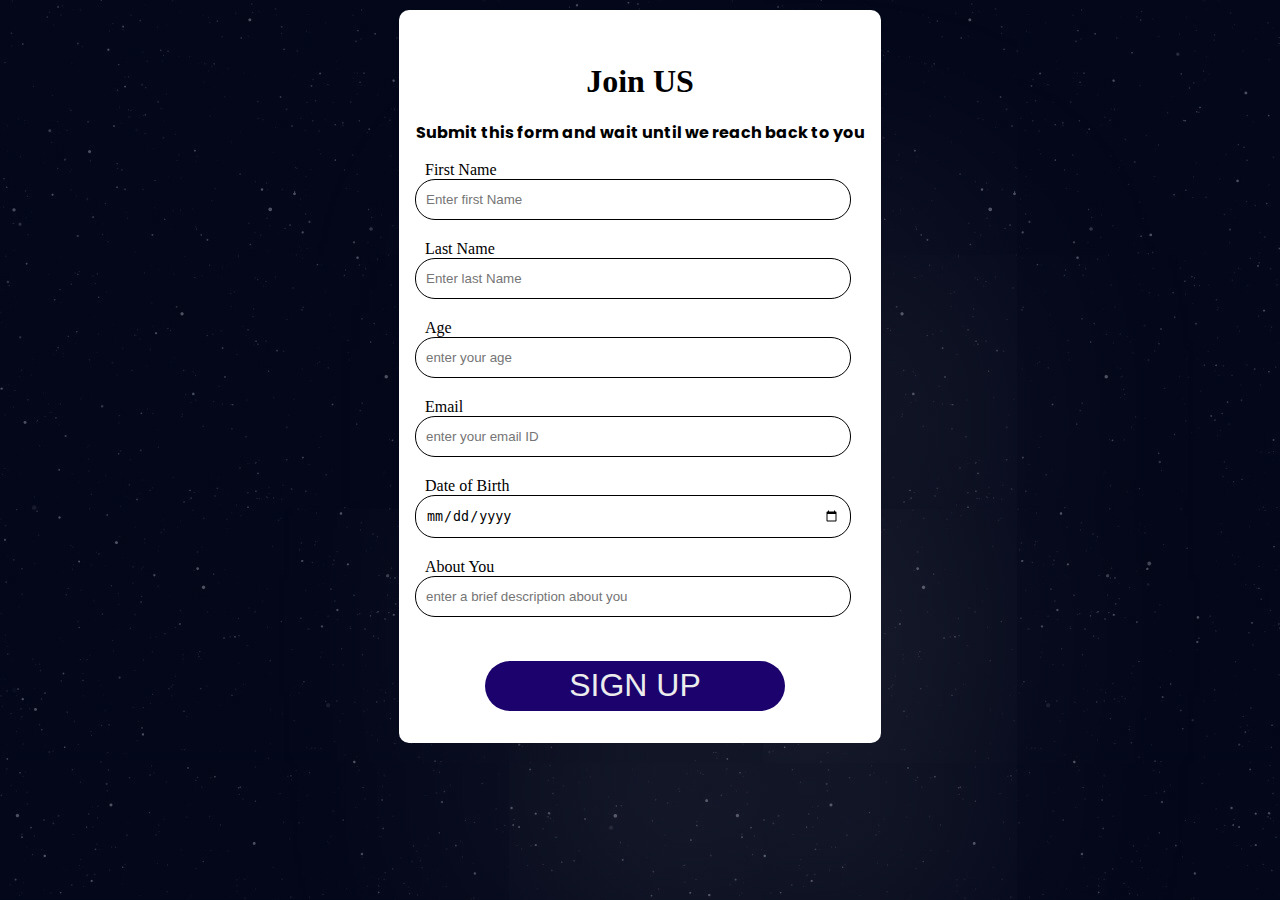
<file: website/JOINUSFORM.HTML>
<!DOCTYPE html>
<html lang="en">
<head>
    <meta charset="UTF-8">
    <meta name="viewport" content="width=device-width, initial-scale=1.0">
    <link rel="preconnect" href="https://fonts.googleapis.com">
    <link rel="preconnect" href="https://fonts.googleapis.com">
    <link rel="preconnect" href="https://fonts.gstatic.com" crossorigin>
    <link href="https://fonts.googleapis.com/css2?family=Poppins:wght@100;600&display=swap" rel="stylesheet">
    <link rel="stylesheet" href="https://cdnjs.cloudflare.com/ajax/libs/font-awesome/4.7.0/css/font-awesome.min.css">
    <link rel="stylesheet" href="https://cdnjs.cloudflare.com/ajax/libs/font-awesome/4.7.0/css/font-awesome.min.css">
    <link rel="stylesheet" href="styles.css">
    <title>Beyond Limits Fitness</title>
</head>
<body>

    <div class="wrapper">
        <h1>Join US</h1>
        <p>Submit this form and wait until we reach back to you</p>
        <form action="https://formspree.io/f/xknadqnz" method="POST">
        <label for="firstname">First Name</label>
        <input type="text" id="firstname"  name="firstname" placeholder="Enter first Name">
        
        <label for="lastname">Last Name</label>
        <input type="text" id="lastname" name="lastname" placeholder="Enter last Name">

        <label for="age">Age</label>
        <input type="number" id="age" name="age" placeholder="enter your age">
        
        <label for="email">Email</label>
        <input type="text" id="email" name="email" placeholder="enter your email ID">
    
     
        <label for="dob">Date of Birth</label>
        <input type="date" id="dob" name="dob" placeholder="enter your DOB">

        <label for="rsn">About You</label>
        <input type="text" id="rsn" name="rsn" placeholder="enter a brief description about you">
             
            <button type="submit">SIGN UP</button>
        </form>
        
        
        
    </div>

    
</body>
</html>
</file>
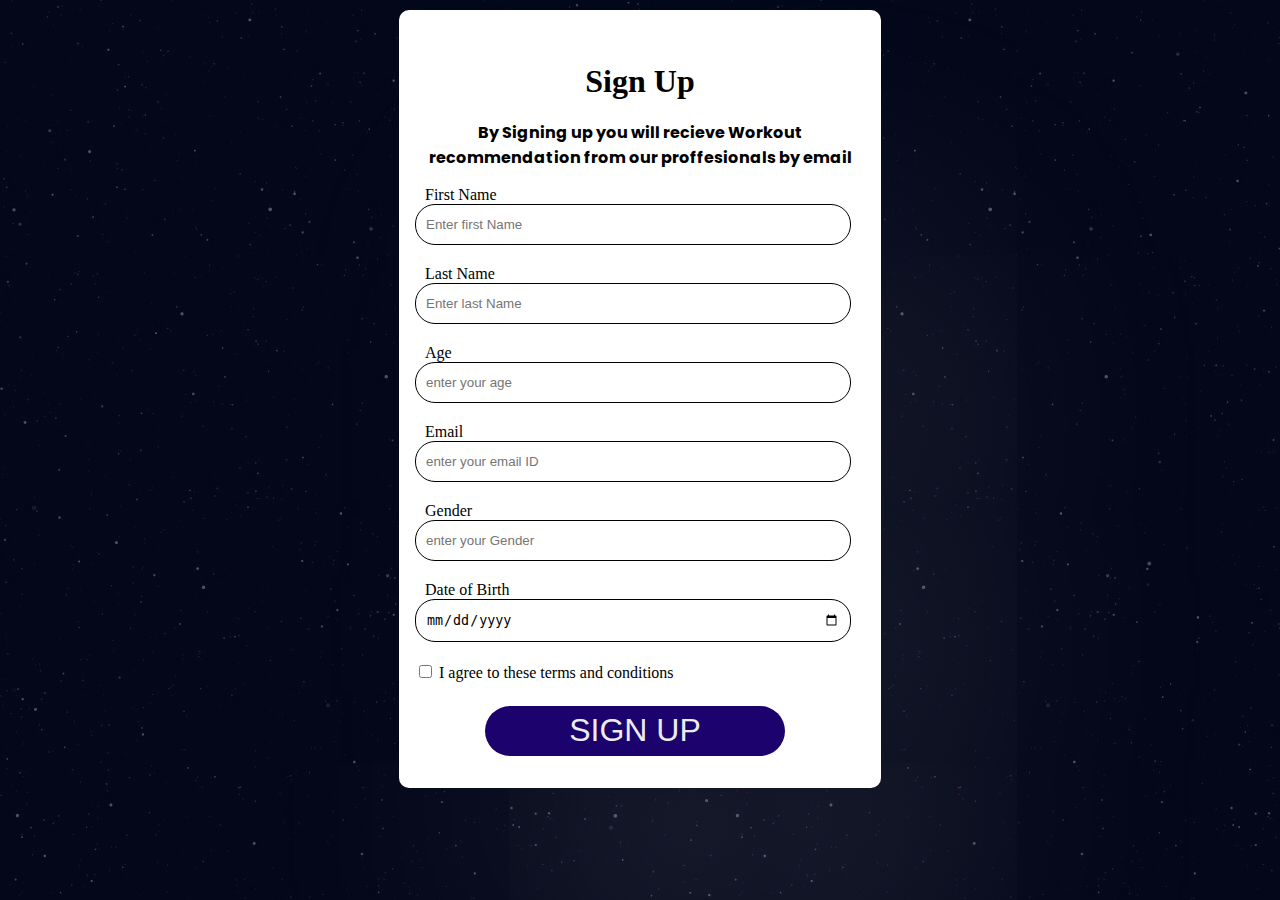
<file: website/signup.html>
<!DOCTYPE html>
<html lang="en">
<head>
    <meta charset="UTF-8">
    <meta name="viewport" content="width=device-width, initial-scale=1.0">
    <link rel="preconnect" href="https://fonts.googleapis.com">
    <link rel="preconnect" href="https://fonts.googleapis.com">
    <link rel="preconnect" href="https://fonts.gstatic.com" crossorigin>
    <link href="https://fonts.googleapis.com/css2?family=Poppins:wght@100;600&display=swap" rel="stylesheet">
    <link rel="stylesheet" href="https://cdnjs.cloudflare.com/ajax/libs/font-awesome/4.7.0/css/font-awesome.min.css">
    <link rel="stylesheet" href="https://cdnjs.cloudflare.com/ajax/libs/font-awesome/4.7.0/css/font-awesome.min.css">
    <link rel="stylesheet" href="styles.css">
    <title>Beyond Limits Fitness</title>
</head>
<body>
    <div class="wrapper">
        <h1>Sign Up</h1>
        <p>By Signing up you will recieve Workout recommendation from our proffesionals by email</p>
        <form onsubmit="sendEmail(); reset(); return flase;">
            <label for="firstname">First Name</label>
            <input type="text" id="firstname"  placeholder="Enter first Name">
            
            <label for="lastname">Last Name</label>
            <input type="text" id="lastname"  placeholder="Enter last Name">

            <label for="age">Age</label>
            <input type="number" id="age"  placeholder="enter your age">
            
            <label for="email">Email</label>
            <input type="text" id="email"  placeholder="enter your email ID">
        
            <label for="gender">Gender</label>
            <input type="text" id="email"  placeholder="enter your Gender">
         
            <label for="dob">Date of Birth</label>
            <input type="date" id="dob"  placeholder="enter your DOB">
         
        </form>
        <div class="terms">
            <input type="checkbox" id="checkbox">
            <label for="checkbox">I agree to these terms and conditions</label>
                           
        </div>
        <button type="submit">SIGN UP</button>
        
    </div>

    <script src="https://smtpjs.com/v3/smtp.js"></script>
    
    <script>
             function sendEmail()
        {
            Email.send({
    Host : "smtp.elasticemail.com",
    Username : "username",
    Password : "password",
    To : 'them@website.com',
    From : "you@isp.com",
    Subject : "This is the subject",
    Body : "And this is the body"
}).then(
  message => alert(message)
);
        }

    </script>


</body>
</html>
</file>
<file: website/styles.css>
body
{

    margin: 0;
    padding: 0; 
    background-image:linear-gradient(rgba(4,9,30,0.7),rgba(4,9,30,0.7)),url(bgimg.jpeg) ;
    
     
}



::-webkit-scrollbar {
    display: none;
}

.header 
{
    min-height: 10vh;
    width: 100%;
    position: relative;
    
}

.header img
{
    width: 170px;
}


.header nav
{
    display: flex;
    padding: 2% 7%;
    justify-content:space-between;
    align-items:center ;
    
    

}


.nav-links
{
    flex: 1;
    text-align: right;
}


.nav-links ul li
{
    list-style: none;
    display:inline-block;
    padding: 2px 12px;
    position: relative;

}


.nav-links ul li a
{
    color: aliceblue;
    text-decoration: none;
}


.nav-links ul li  ::after
{
 content: '';
 width: 0%;
 height: 3px;
 background: rgb(255, 254, 254);
 display: block;
 margin: auto;
 transition: 0.5s;
}


.nav-links ul li  :hover::after
{
    width: 100%;
}


.text-box
{
    width: 90%;
    color: #ffffff;
    position: absolute;
    top: 50%;
    left: 50%;
    transform: translate(-50%,-50%);
    text-align: center;
}


.text-box h1
{
    font-size: 70px;
    font-family: 'Poppins', sans-serif;
    letter-spacing: 10px;
    padding-top: 120px;
    
}


.text-box p
{
    margin:10px 0px 40px;
    font-family: 'Poppins', sans-serif;
    letter-spacing: 3px;
    font-size: 20px;
}


.text-box button
{
    padding: 1% 2%;
    border-radius: 50px;
    position: relative;
    cursor: pointer;
    border-color: black;
    transition: 1s;
}


.text-box button a
{
  text-decoration: none;
  color: black;
  font-size: 25px;

}


.text-box button:hover
{
    border-color: rgb(255, 255, 255);
    box-shadow: 0 0 50px 0px rgb(152, 152, 152);

    
}

nav .fa
{
    display: block;
    color: gray;
    margin: 10px;
    font-size: 22px;
    cursor: pointer;
}


@media(max-width:700px)
{
    .header img
    {
     width: 100px;
    }
    .text-box h1
    {
        font-size: 20px;
        padding-left: 30px;
        position: absolute;
        padding-top: 0px;
    }
    .text-box p 
    {
        font-size: 10px;
        padding-top: 130px;
    }

    .nav-links ul li
    {
    display:block;
    font-size: 12px;
    }
    .nav-links
    {
        padding-bottom: 0px;
    }
    
    .row
    {
        flex-direction: column;
    }

    
}


.course
{
    width: 80%;
    margin:auto;
    text-align: center;
    padding-top: 600px;
    color: #f5f1f1;
}


.course h1
{
    color: #ffffff;
    font-size: 42px;
    font-weight: 600;
}


.course p
{
    color:#ffffff;
    font-size: 14px;
    font-weight: 300;
    line-height: 10px;
    padding-bottom: 20px;
}


.row
{
    margin: top 5%;
    display: flex;
    justify-content: space-between;
}

.course-col
{
    flex-basis: 31%;
    background-color:rgb(255, 254, 254);
    border-radius: 15px;
    margin-bottom: 5%;
    padding: 20px 12px;
    box-sizing: border-box;
    transition: 0.5s;
}

.row p
{
    font-size: 18px;
    color: black;
    line-height: 20px;
    
}

.row h3
{
    color: black;
}

.course-col:hover
{
    box-shadow: 0 0 50px 0px rgb(152, 152, 152);
}


.cbse
{
    width: 80%;
    margin:auto;
    text-align: center;
    padding-top: 150px;
    color: #f5f1f1;
}


.cbse h1
{
    color: #ffffff;
    font-size: 48px;
    font-weight: 600;
}


.cbse p
{
    color:#ffffff;
    font-size: 18px;
    font-weight: 300;
    line-height: 20px;
    padding-bottom: 20px;
}

.cbserow
{
    margin: top 5%;
    display: flex;
    justify-content: space-between;
}

.donate
{
    color: #ffffff;
    text-align: center;
    padding-top: 70px;
}


.donate h1 button
{
    padding: 1% 2%;
    border-radius: 50px;
    position: relative;
    cursor: pointer;
    border-color: black;
    transition: 1s;
}


.donate h1 button a
{
  text-decoration: none;
  color: black;
  font-size: 25px;

}


.donate h1 button:hover
{
    border-color: rgb(255, 255, 255);
    box-shadow: 0 0 50px 0px rgb(152, 152, 152);

    
}

.whoweare
{
    color: #ffffff;
    display:flex;

}
.cbse img{
    width: 800px;
}

.colwho h1
{
    padding-left: 160px;
    font-size: 48px;
    font-weight: 600;
    text-align: left;
    width: 200px;
}



.colwho p
{
    padding-top: 20px;
    text-align: left;
    font-size: 24px;
    font-weight: 100;
    padding-left: 100px;
    padding-right: 100px;
}

.rowwhoweare
{
    margin: top 5%;
    display: flex;
    
}

.colwho
{
    border-radius: 15px;
    margin-top: 5%;
    box-sizing: border-box;
}

.footer
{
    width:100%;
    text-align: center;
    padding-top: 300px;
    color: #ffffff;
}

.footer h4
{
    margin-bottom: 25px;
    margin-top: 20px;
    font-weight: 600;
}

.icons .fa
{
    color: #ffffff;
    cursor: pointer;
    padding: 18px 0;
    margin: 0 30px;
}


.bdytxt
{
    color: #ffffff;       
}
.bdytxt aside
{
    font-family: 'Poppins', sans-serif;
    width: 35%;
    padding-top: 5rem;
    padding-right: 10rem;
    margin-right: .5rem;
    float: right;
    font-size: 100px;
    font-weight: 900px;
   
}

       
.bdytxt p {
    text-align:justify;
    padding-left: 10rem;
    padding-right: 10rem;
    padding-top: 160px;
    margin: 0rem;
    font-size: 24px;
    font-family: 'Poppins', sans-serif;
}

.bdytxt aside
{
    font-family: 'Poppins', sans-serif;
    width: 35%;
    padding-top: 5rem;
    padding-left: 10rem;
    margin-left: .5rem;
    line-height: 95%;
    padding-right: 0px;
    padding-bottom: 0px;
    float:left;
    font-size: 100px;
    font-weight: 900px;
}

.bdytxt1
{
    color: #ffffff;       
}
.bdytxt1 aside
{
    font-family: 'Poppins', sans-serif;
    width: 35%;
    padding-top: 5rem;
    padding-right: 10rem;
    margin-right: .5rem;
    float: right;
    padding-left: 50px;
    line-height: 95%;
    font-size: 100px;
    font-weight: 900px;
   
}

       
.bdytxt1 p {
    text-align:justify;
    padding-left: 10rem;
    padding-right: 10rem;
    padding-top: 160px;
    margin: .1rem;
    font-size: 24px;
    font-family: 'Poppins', sans-serif;
}

.bdytxt1 aside
{
    font-family: 'Poppins', sans-serif;
    width: 35%;
    padding-top: 5rem;
    padding-right: 10rem;
    margin-right: .5rem;
    float: right;
    font-size: 100px;
    font-weight: 900px;
}


.ourmission
{
display: inline;
}

.ourmission h1
{
    padding-top: 20px;
    color: #ffffff;
    text-align: center;
    font-size: 120px;
    font-family: 'Poppins', sans-serif;

}

.ourmission p
{
   color: #ffffff;
   font-size: 24px;
   font-family: 'Poppins', sans-serif;
   margin: 30px 180px;
   text-align: center;
   
    
}

.wrapper
{
   
    width: 450px;
    padding: 2rem 1rem;
    margin: 10px auto;
    background-color: #ffffff;
    border-radius: 10px;
    box-shadow: 100px 200px 305px rgba(242, 238, 238, 0.1);

}
.wrapper p{
    font-family: 'Poppins', sans-serif;
    font-weight:bold;
    text-align:center;
}

.wrapper h1
{
    text-align: center;
    margin-bottom: 1.2rem;
    color: #000000;
}


.wrapper form input
{
    width: 92%;
    outline: none;
    border: 1px solid #000000;
    padding: 12px 10px;
    margin-bottom: 20px;
    border-radius: 20px;
    background: #ffffff;

}
.wrapper form label
{
     text-align:left;
     margin-left: 10px;
     
}




.wrapper button
{
    margin-left: 70px;
    font-size: 2rem;
    font-weight: 1000px;
    margin-top: 1.5rem;
    border-radius: 50px;
    outline: none;
    border: none;
    width: 300px;
    height: 50px;
    background-color: #1b026d;
    color: #ececec;
    cursor: pointer;

}

.wrapper button a{
  font-weight: bolder;
}

.wrapper2
{
   
    width: 450px;
    height: 450px;
    padding: 2rem 1rem;
    margin: 10px auto;
    background-color: #ffffff;
    border-radius: 10px;
    box-shadow: 100px 200px 305px rgba(242, 238, 238, 0.1);

}
.wrapper2 p{
    font-family: 'Poppins', sans-serif;
    font-weight:bold;
    text-align:center;
}

.wrapper2 h1
{
    text-align: center;
    margin-bottom: 1.2rem;
    color: #000000;
}


.wrapper2 form input
{
    width: 92%;
    outline: none;
    border: 1px solid #000000;
    padding: 12px 10px;
    margin-bottom: 20px;
    border-radius: 20px;
    background: #ffffff;

}
.wrapper2 form label
{
     text-align:left;
     margin-left: 10px;
     
}




.wrapper2 button
{
    margin-left: 70px;
    font-size: 2rem;
    font-weight: 1000px;
    margin-top: 1.5rem;
    border-radius: 50px;
    outline: none;
    border: none;
    width: 300px;
    height: 50px;
    background-color: #1b026d;
    color: #ececec;
    cursor: pointer;

}

.wrapper2 button a{
  font-weight: bolder;
}


.main h1
{
color: #ffffff;
font-size: 60px;
text-align: center;

}

.jobs h2
{
    color: #ffffff;
    font-size: 42px;
    margin-left: 170px;
    margin-top: 50px;

}

.jobs button

{
    border-radius: 50px;
    margin-left: 40px;
    color: #ffffff;
    width: 100px;
    height: 50px;
}

.jobs button a
{
    text-decoration: none;
    color: black;
}


@media(max-width:700px)
{
    .wrapper
    {
        width: 300px;
        position: absolute;
    }

    .wrapper button
    {
        position:relative;
        padding-left:px;
    }
}
</file>
